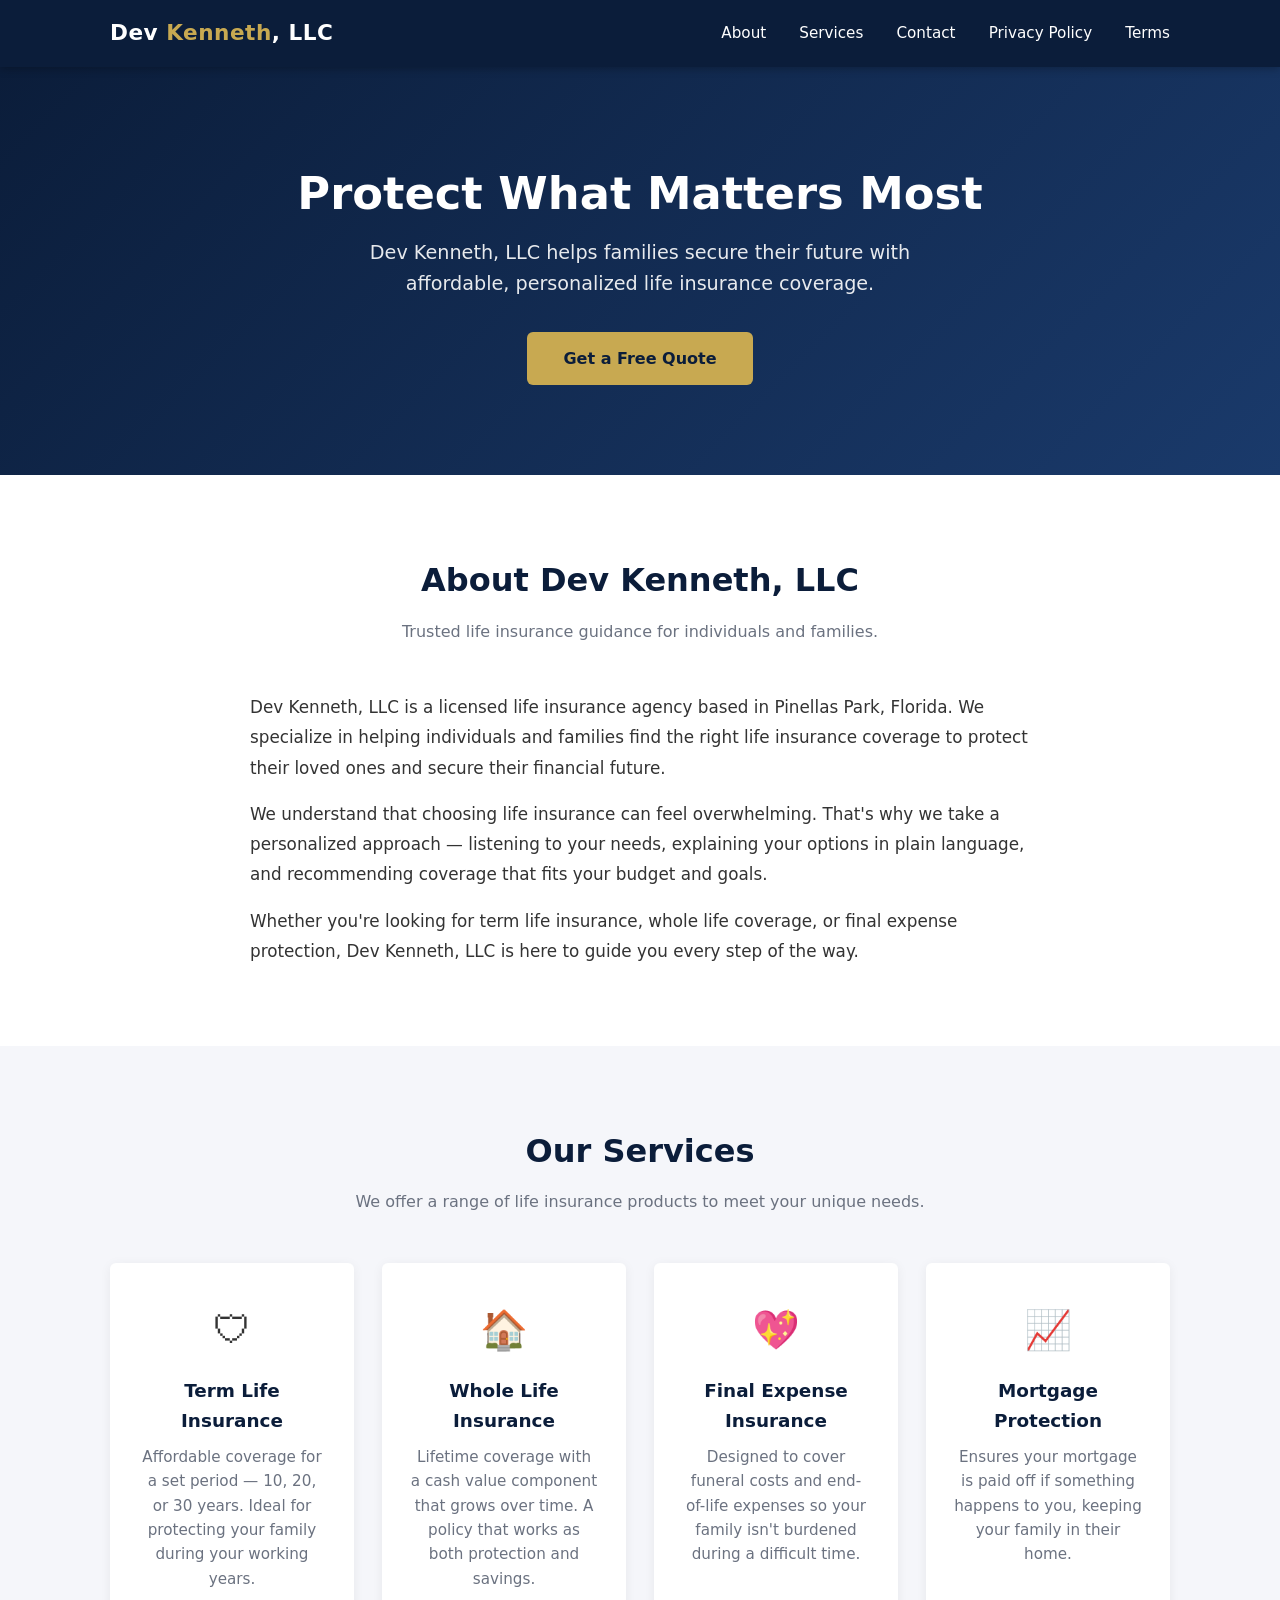
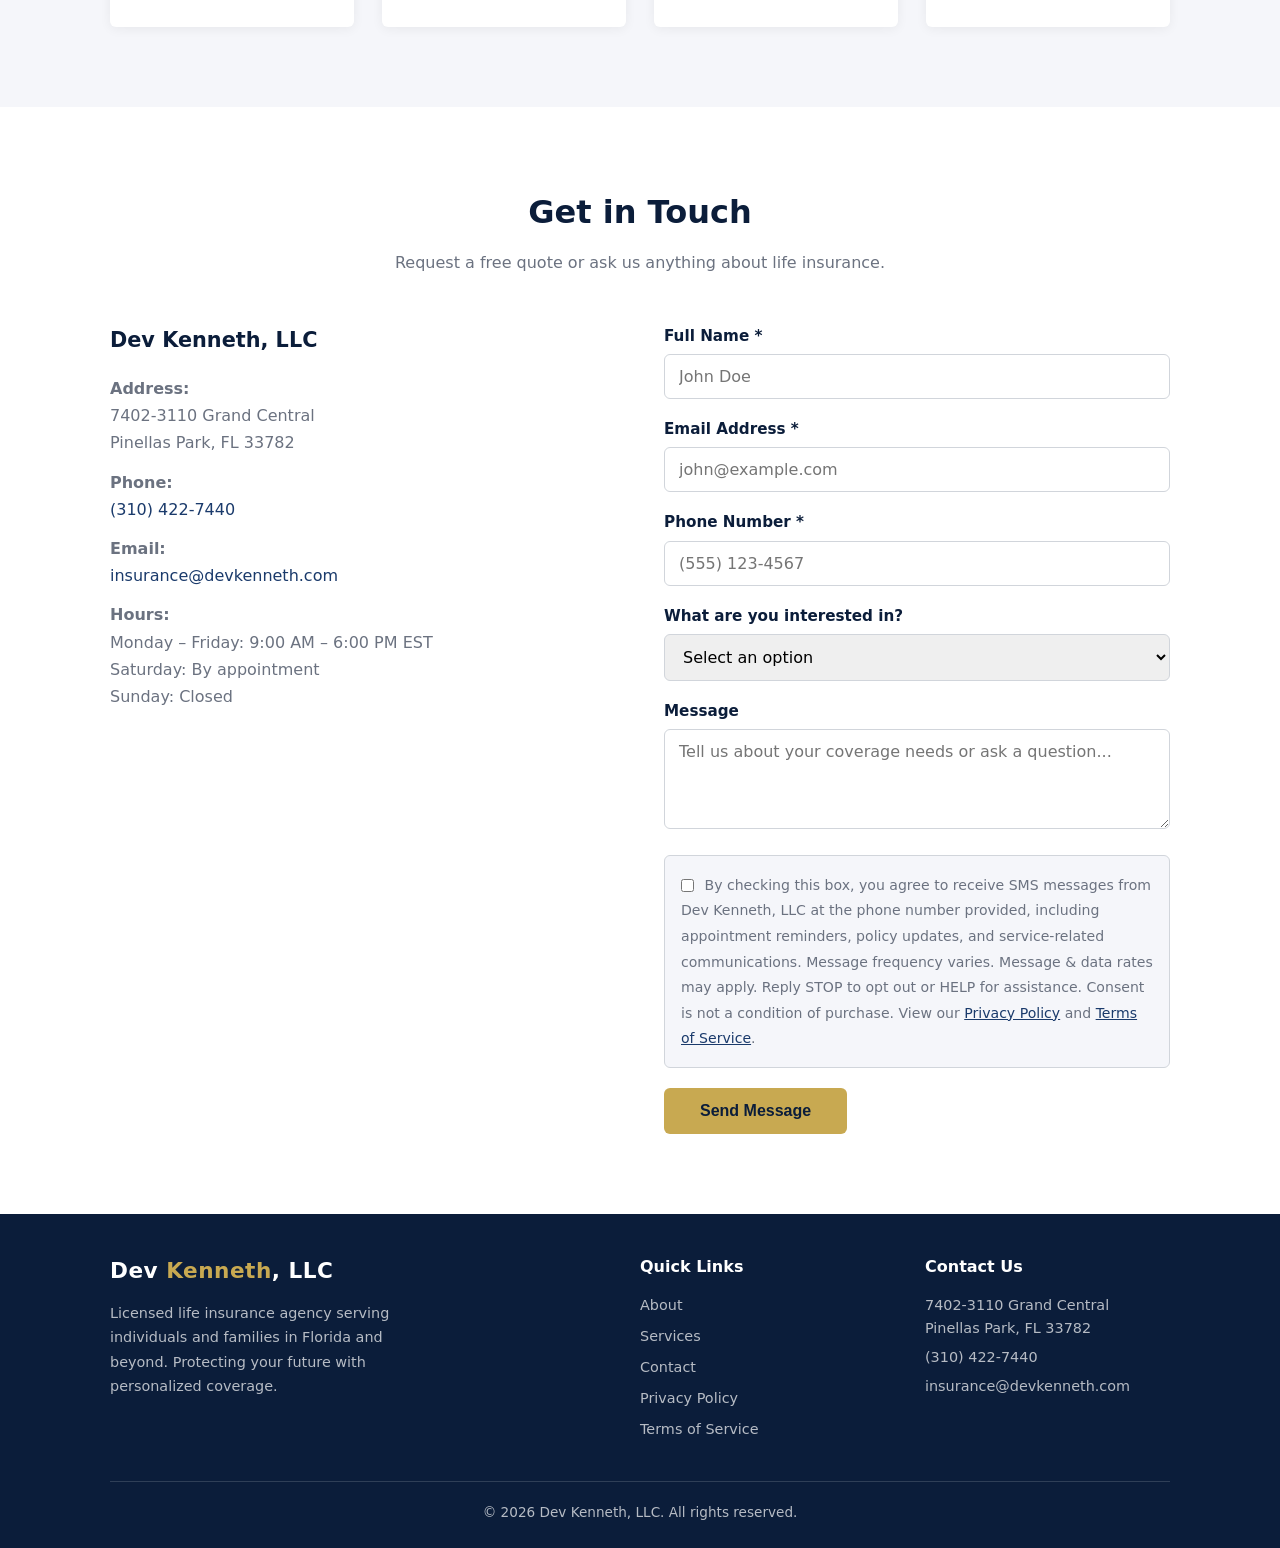
<file: index.html>
<!DOCTYPE html>
<html lang="en">
<head>
  <meta charset="UTF-8">
  <meta name="viewport" content="width=device-width, initial-scale=1.0">
  <title>Dev Kenneth, LLC — Life Insurance You Can Trust</title>
  <meta name="description" content="Dev Kenneth, LLC provides affordable life insurance solutions including term life, whole life, and final expense coverage in Pinellas Park, FL.">
  <link rel="stylesheet" href="styles.css">
</head>
<body>

  <!-- ===== Header ===== -->
  <header>
    <div class="container">
      <div class="logo">Dev <span>Kenneth</span>, LLC</div>
      <button class="mobile-toggle" aria-label="Toggle navigation" onclick="document.querySelector('nav').classList.toggle('open')">&#9776;</button>
      <nav>
        <a href="#about">About</a>
        <a href="#services">Services</a>
        <a href="#contact">Contact</a>
        <a href="privacy.html">Privacy Policy</a>
        <a href="terms.html">Terms</a>
      </nav>
    </div>
  </header>

  <!-- ===== Hero ===== -->
  <section class="hero">
    <div class="container">
      <h1>Protect What Matters Most</h1>
      <p>Dev Kenneth, LLC helps families secure their future with affordable, personalized life insurance coverage.</p>
      <a href="#contact" class="btn">Get a Free Quote</a>
    </div>
  </section>

  <!-- ===== About ===== -->
  <section id="about">
    <div class="container">
      <h2 class="section-title">About Dev Kenneth, LLC</h2>
      <p class="section-subtitle">Trusted life insurance guidance for individuals and families.</p>
      <div class="about-content">
        <p>Dev Kenneth, LLC is a licensed life insurance agency based in Pinellas Park, Florida. We specialize in helping individuals and families find the right life insurance coverage to protect their loved ones and secure their financial future.</p>
        <p>We understand that choosing life insurance can feel overwhelming. That's why we take a personalized approach — listening to your needs, explaining your options in plain language, and recommending coverage that fits your budget and goals.</p>
        <p>Whether you're looking for term life insurance, whole life coverage, or final expense protection, Dev Kenneth, LLC is here to guide you every step of the way.</p>
      </div>
    </div>
  </section>

  <!-- ===== Services ===== -->
  <section id="services" class="services-section">
    <div class="container">
      <h2 class="section-title">Our Services</h2>
      <p class="section-subtitle">We offer a range of life insurance products to meet your unique needs.</p>
      <div class="services-grid">

        <div class="service-card">
          <div class="service-icon">&#128737;</div>
          <h3>Term Life Insurance</h3>
          <p>Affordable coverage for a set period — 10, 20, or 30 years. Ideal for protecting your family during your working years.</p>
        </div>

        <div class="service-card">
          <div class="service-icon">&#127968;</div>
          <h3>Whole Life Insurance</h3>
          <p>Lifetime coverage with a cash value component that grows over time. A policy that works as both protection and savings.</p>
        </div>

        <div class="service-card">
          <div class="service-icon">&#128150;</div>
          <h3>Final Expense Insurance</h3>
          <p>Designed to cover funeral costs and end-of-life expenses so your family isn't burdened during a difficult time.</p>
        </div>

        <div class="service-card">
          <div class="service-icon">&#128200;</div>
          <h3>Mortgage Protection</h3>
          <p>Ensures your mortgage is paid off if something happens to you, keeping your family in their home.</p>
        </div>

      </div>
    </div>
  </section>

  <!-- ===== Contact ===== -->
  <section id="contact" class="contact-section">
    <div class="container">
      <h2 class="section-title">Get in Touch</h2>
      <p class="section-subtitle">Request a free quote or ask us anything about life insurance.</p>
      <div class="contact-grid">

        <!-- Contact Info -->
        <div class="contact-info">
          <h3>Dev Kenneth, LLC</h3>
          <p><strong>Address:</strong><br>7402-3110 Grand Central<br>Pinellas Park, FL 33782</p>
          <p><strong>Phone:</strong><br><a href="tel:+13104227440">(310) 422-7440</a></p>
          <p><strong>Email:</strong><br><a href="mailto:insurance@devkenneth.com">insurance@devkenneth.com</a></p>
          <p><strong>Hours:</strong><br>Monday – Friday: 9:00 AM – 6:00 PM EST<br>Saturday: By appointment<br>Sunday: Closed</p>
        </div>

        <!-- Contact Form -->
        <form class="contact-form" action="https://formsubmit.co/insurance@devkenneth.com" method="POST">
          <!-- FormSubmit config -->
          <input type="hidden" name="_subject" value="New Quote Request — Dev Kenneth, LLC">
          <input type="hidden" name="_captcha" value="true">
          <input type="hidden" name="_next" value="">
          <input type="text" name="_honey" style="display:none">

          <label for="name">Full Name *</label>
          <input type="text" id="name" name="name" required placeholder="John Doe">

          <label for="email">Email Address *</label>
          <input type="email" id="email" name="email" required placeholder="john@example.com">

          <label for="phone">Phone Number *</label>
          <input type="tel" id="phone" name="phone" required placeholder="(555) 123-4567">

          <label for="interest">What are you interested in?</label>
          <select id="interest" name="interest">
            <option value="">Select an option</option>
            <option value="Term Life Insurance">Term Life Insurance</option>
            <option value="Whole Life Insurance">Whole Life Insurance</option>
            <option value="Final Expense Insurance">Final Expense Insurance</option>
            <option value="Mortgage Protection">Mortgage Protection</option>
            <option value="Not Sure - Need Guidance">Not Sure — Need Guidance</option>
          </select>

          <label for="message">Message</label>
          <textarea id="message" name="message" placeholder="Tell us about your coverage needs or ask a question..."></textarea>

          <!-- SMS Opt-In (unchecked, optional) -->
          <div class="sms-consent">
            <label>
              <input type="checkbox" name="sms_consent" value="yes">
              By checking this box, you agree to receive SMS messages from Dev Kenneth, LLC at the phone number provided, including appointment reminders, policy updates, and service-related communications. Message frequency varies. Message &amp; data rates may apply. Reply STOP to opt out or HELP for assistance. Consent is not a condition of purchase. View our <a href="privacy.html" target="_blank">Privacy Policy</a> and <a href="terms.html" target="_blank">Terms of Service</a>.
            </label>
          </div>

          <button type="submit" class="btn">Send Message</button>
        </form>

      </div>
    </div>
  </section>

  <!-- ===== Footer ===== -->
  <footer>
    <div class="container">
      <div class="footer-grid">

        <div class="footer-brand">
          <div class="logo">Dev <span>Kenneth</span>, LLC</div>
          <p>Licensed life insurance agency serving individuals and families in Florida and beyond. Protecting your future with personalized coverage.</p>
        </div>

        <div class="footer-links">
          <h4>Quick Links</h4>
          <a href="#about">About</a>
          <a href="#services">Services</a>
          <a href="#contact">Contact</a>
          <a href="privacy.html">Privacy Policy</a>
          <a href="terms.html">Terms of Service</a>
        </div>

        <div class="footer-contact">
          <h4>Contact Us</h4>
          <p>7402-3110 Grand Central<br>Pinellas Park, FL 33782</p>
          <p><a href="tel:+13104227440">(310) 422-7440</a></p>
          <p><a href="mailto:insurance@devkenneth.com">insurance@devkenneth.com</a></p>
        </div>

      </div>

      <div class="footer-bottom">
        &copy; 2026 Dev Kenneth, LLC. All rights reserved.
      </div>
    </div>
  </footer>

</body>
</html>
</file>
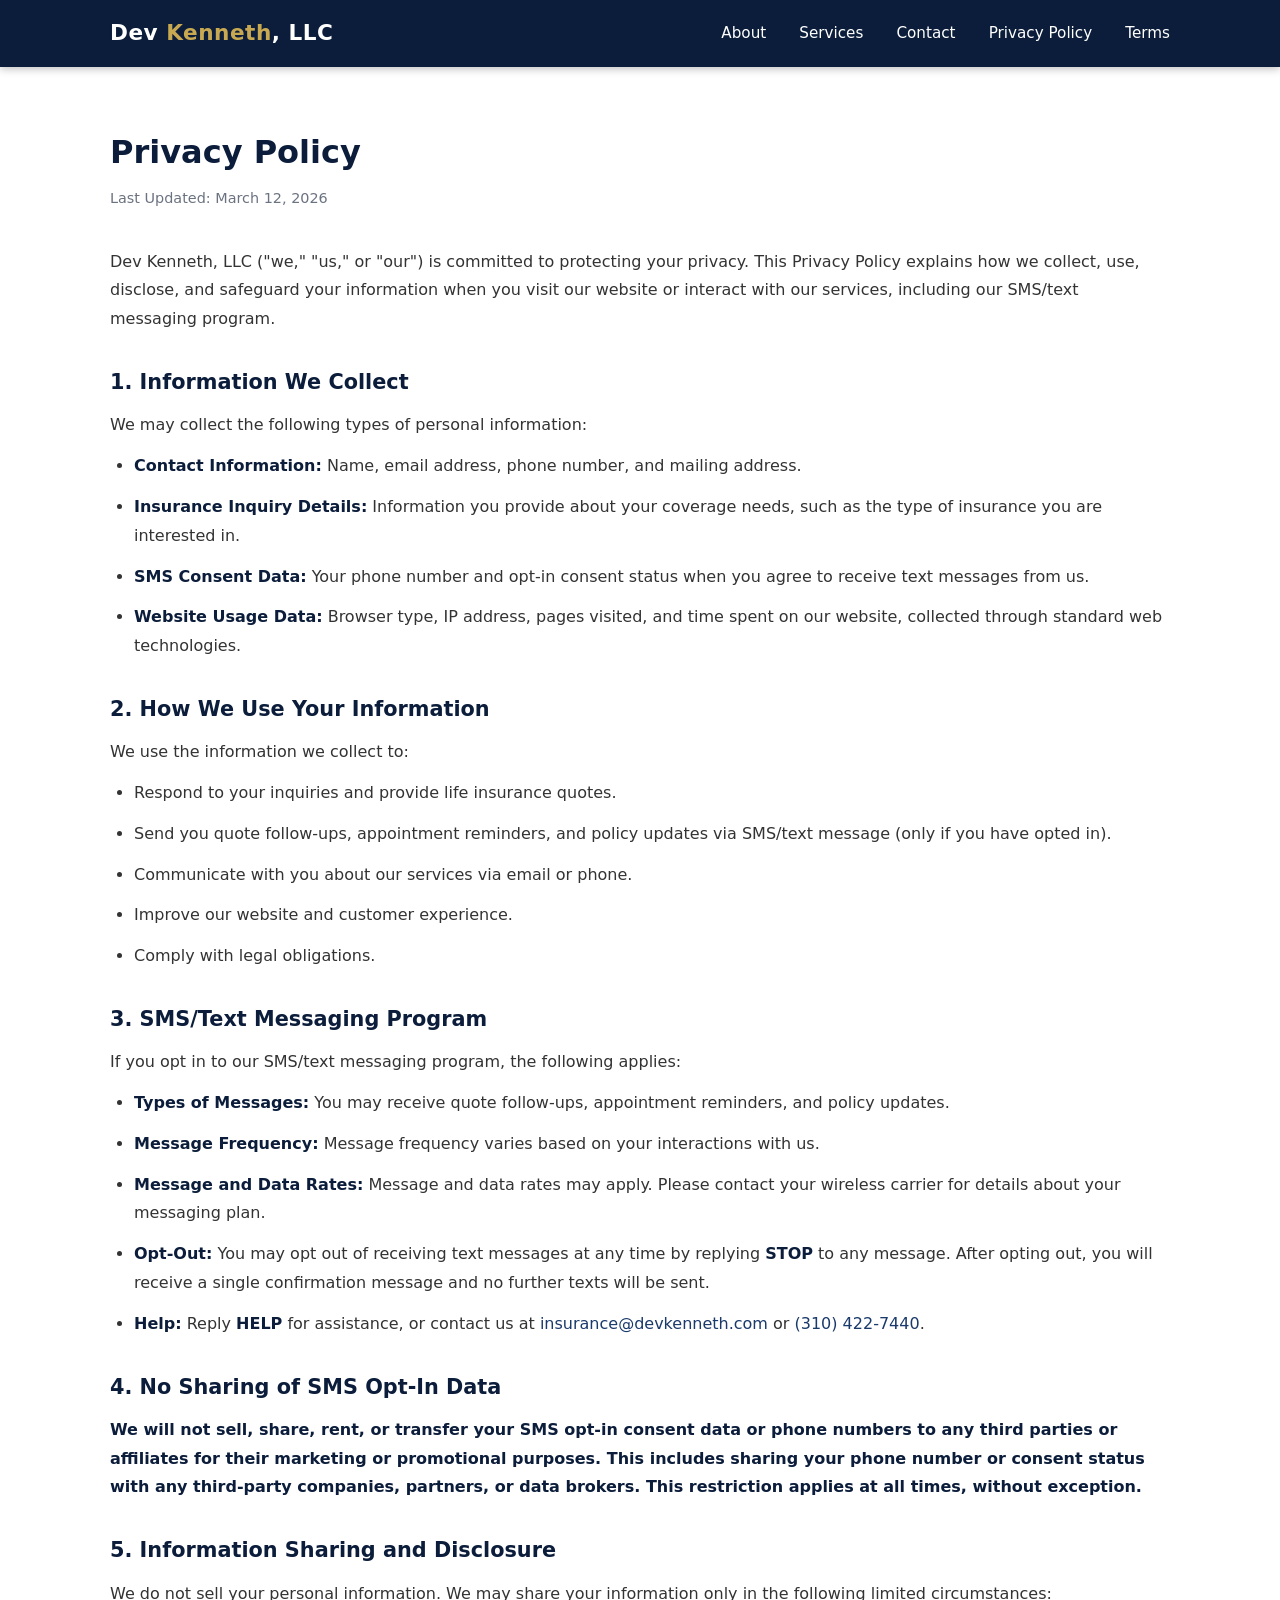
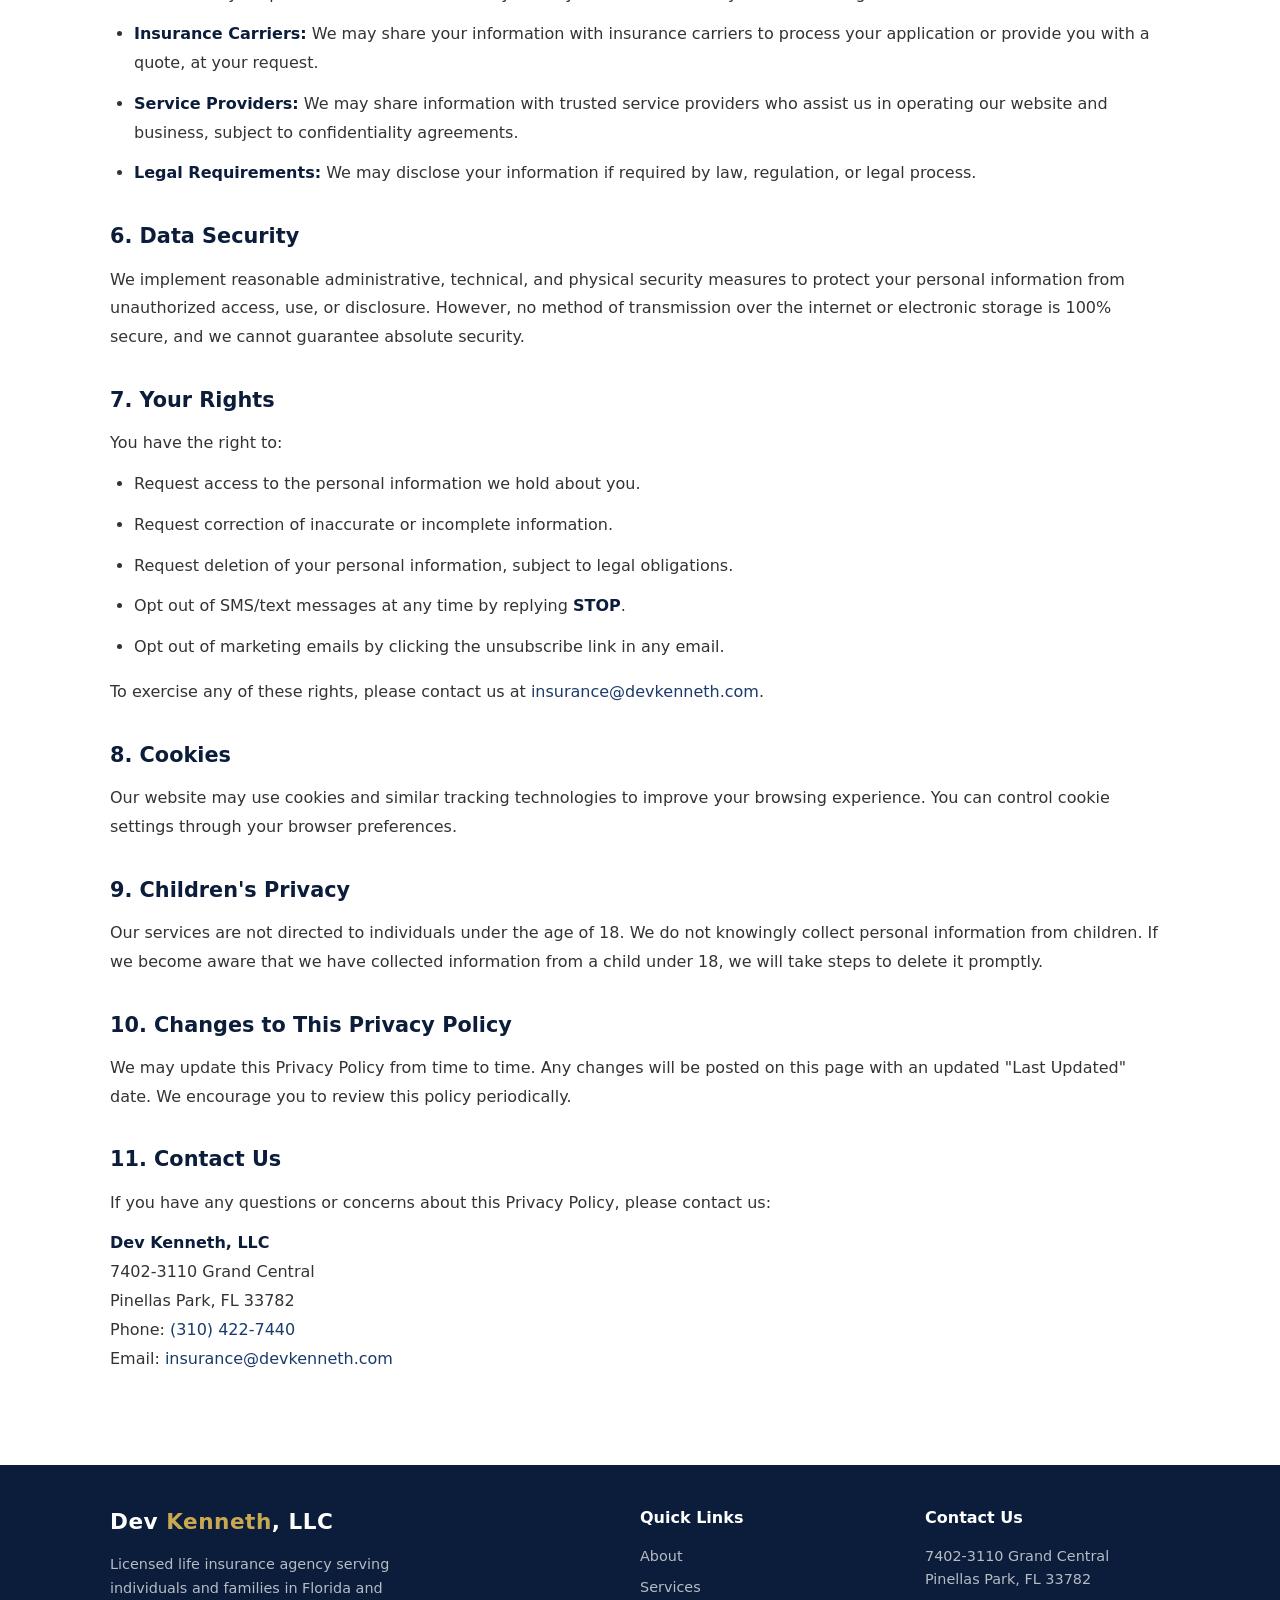
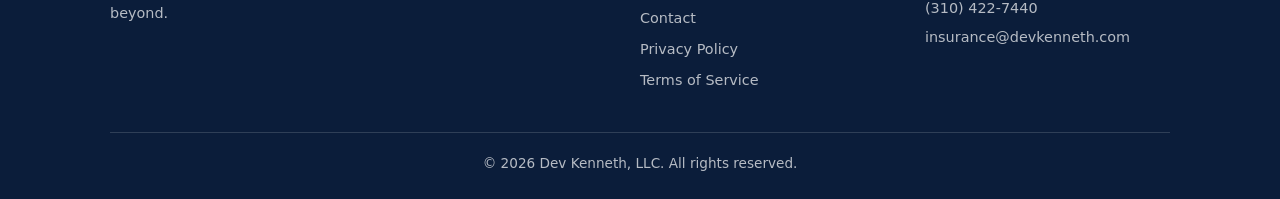
<file: privacy.html>
<!DOCTYPE html>
<html lang="en">
<head>
  <meta charset="UTF-8">
  <meta name="viewport" content="width=device-width, initial-scale=1.0">
  <title>Privacy Policy — Dev Kenneth, LLC</title>
  <meta name="description" content="Privacy Policy for Dev Kenneth, LLC. Learn how we collect, use, and protect your personal information including SMS messaging data.">
  <link rel="stylesheet" href="styles.css">
</head>
<body>

  <!-- ===== Header ===== -->
  <header>
    <div class="container">
      <div class="logo"><a href="index.html" style="color:inherit;text-decoration:none">Dev <span>Kenneth</span>, LLC</a></div>
      <button class="mobile-toggle" aria-label="Toggle navigation" onclick="document.querySelector('nav').classList.toggle('open')">&#9776;</button>
      <nav>
        <a href="index.html#about">About</a>
        <a href="index.html#services">Services</a>
        <a href="index.html#contact">Contact</a>
        <a href="privacy.html">Privacy Policy</a>
        <a href="terms.html">Terms</a>
      </nav>
    </div>
  </header>

  <!-- ===== Privacy Policy ===== -->
  <div class="legal-page">
    <div class="container">
      <h1>Privacy Policy</h1>
      <p class="last-updated">Last Updated: March 12, 2026</p>

      <p>Dev Kenneth, LLC ("we," "us," or "our") is committed to protecting your privacy. This Privacy Policy explains how we collect, use, disclose, and safeguard your information when you visit our website or interact with our services, including our SMS/text messaging program.</p>

      <h2>1. Information We Collect</h2>
      <p>We may collect the following types of personal information:</p>
      <ul>
        <li><strong>Contact Information:</strong> Name, email address, phone number, and mailing address.</li>
        <li><strong>Insurance Inquiry Details:</strong> Information you provide about your coverage needs, such as the type of insurance you are interested in.</li>
        <li><strong>SMS Consent Data:</strong> Your phone number and opt-in consent status when you agree to receive text messages from us.</li>
        <li><strong>Website Usage Data:</strong> Browser type, IP address, pages visited, and time spent on our website, collected through standard web technologies.</li>
      </ul>

      <h2>2. How We Use Your Information</h2>
      <p>We use the information we collect to:</p>
      <ul>
        <li>Respond to your inquiries and provide life insurance quotes.</li>
        <li>Send you quote follow-ups, appointment reminders, and policy updates via SMS/text message (only if you have opted in).</li>
        <li>Communicate with you about our services via email or phone.</li>
        <li>Improve our website and customer experience.</li>
        <li>Comply with legal obligations.</li>
      </ul>

      <h2>3. SMS/Text Messaging Program</h2>
      <p>If you opt in to our SMS/text messaging program, the following applies:</p>
      <ul>
        <li><strong>Types of Messages:</strong> You may receive quote follow-ups, appointment reminders, and policy updates.</li>
        <li><strong>Message Frequency:</strong> Message frequency varies based on your interactions with us.</li>
        <li><strong>Message and Data Rates:</strong> Message and data rates may apply. Please contact your wireless carrier for details about your messaging plan.</li>
        <li><strong>Opt-Out:</strong> You may opt out of receiving text messages at any time by replying <strong>STOP</strong> to any message. After opting out, you will receive a single confirmation message and no further texts will be sent.</li>
        <li><strong>Help:</strong> Reply <strong>HELP</strong> for assistance, or contact us at <a href="mailto:insurance@devkenneth.com">insurance@devkenneth.com</a> or <a href="tel:+13104227440">(310) 422-7440</a>.</li>
      </ul>

      <h2>4. No Sharing of SMS Opt-In Data</h2>
      <p><strong>We will not sell, share, rent, or transfer your SMS opt-in consent data or phone numbers to any third parties or affiliates for their marketing or promotional purposes. This includes sharing your phone number or consent status with any third-party companies, partners, or data brokers. This restriction applies at all times, without exception.</strong></p>

      <h2>5. Information Sharing and Disclosure</h2>
      <p>We do not sell your personal information. We may share your information only in the following limited circumstances:</p>
      <ul>
        <li><strong>Insurance Carriers:</strong> We may share your information with insurance carriers to process your application or provide you with a quote, at your request.</li>
        <li><strong>Service Providers:</strong> We may share information with trusted service providers who assist us in operating our website and business, subject to confidentiality agreements.</li>
        <li><strong>Legal Requirements:</strong> We may disclose your information if required by law, regulation, or legal process.</li>
      </ul>

      <h2>6. Data Security</h2>
      <p>We implement reasonable administrative, technical, and physical security measures to protect your personal information from unauthorized access, use, or disclosure. However, no method of transmission over the internet or electronic storage is 100% secure, and we cannot guarantee absolute security.</p>

      <h2>7. Your Rights</h2>
      <p>You have the right to:</p>
      <ul>
        <li>Request access to the personal information we hold about you.</li>
        <li>Request correction of inaccurate or incomplete information.</li>
        <li>Request deletion of your personal information, subject to legal obligations.</li>
        <li>Opt out of SMS/text messages at any time by replying <strong>STOP</strong>.</li>
        <li>Opt out of marketing emails by clicking the unsubscribe link in any email.</li>
      </ul>
      <p>To exercise any of these rights, please contact us at <a href="mailto:insurance@devkenneth.com">insurance@devkenneth.com</a>.</p>

      <h2>8. Cookies</h2>
      <p>Our website may use cookies and similar tracking technologies to improve your browsing experience. You can control cookie settings through your browser preferences.</p>

      <h2>9. Children's Privacy</h2>
      <p>Our services are not directed to individuals under the age of 18. We do not knowingly collect personal information from children. If we become aware that we have collected information from a child under 18, we will take steps to delete it promptly.</p>

      <h2>10. Changes to This Privacy Policy</h2>
      <p>We may update this Privacy Policy from time to time. Any changes will be posted on this page with an updated "Last Updated" date. We encourage you to review this policy periodically.</p>

      <h2>11. Contact Us</h2>
      <p>If you have any questions or concerns about this Privacy Policy, please contact us:</p>
      <p>
        <strong>Dev Kenneth, LLC</strong><br>
        7402-3110 Grand Central<br>
        Pinellas Park, FL 33782<br>
        Phone: <a href="tel:+13104227440">(310) 422-7440</a><br>
        Email: <a href="mailto:insurance@devkenneth.com">insurance@devkenneth.com</a>
      </p>
    </div>
  </div>

  <!-- ===== Footer ===== -->
  <footer>
    <div class="container">
      <div class="footer-grid">
        <div class="footer-brand">
          <div class="logo"><a href="index.html" style="color:inherit;text-decoration:none">Dev <span>Kenneth</span>, LLC</a></div>
          <p>Licensed life insurance agency serving individuals and families in Florida and beyond.</p>
        </div>
        <div class="footer-links">
          <h4>Quick Links</h4>
          <a href="index.html#about">About</a>
          <a href="index.html#services">Services</a>
          <a href="index.html#contact">Contact</a>
          <a href="privacy.html">Privacy Policy</a>
          <a href="terms.html">Terms of Service</a>
        </div>
        <div class="footer-contact">
          <h4>Contact Us</h4>
          <p>7402-3110 Grand Central<br>Pinellas Park, FL 33782</p>
          <p><a href="tel:+13104227440">(310) 422-7440</a></p>
          <p><a href="mailto:insurance@devkenneth.com">insurance@devkenneth.com</a></p>
        </div>
      </div>
      <div class="footer-bottom">
        &copy; 2026 Dev Kenneth, LLC. All rights reserved.
      </div>
    </div>
  </footer>

</body>
</html>
</file>
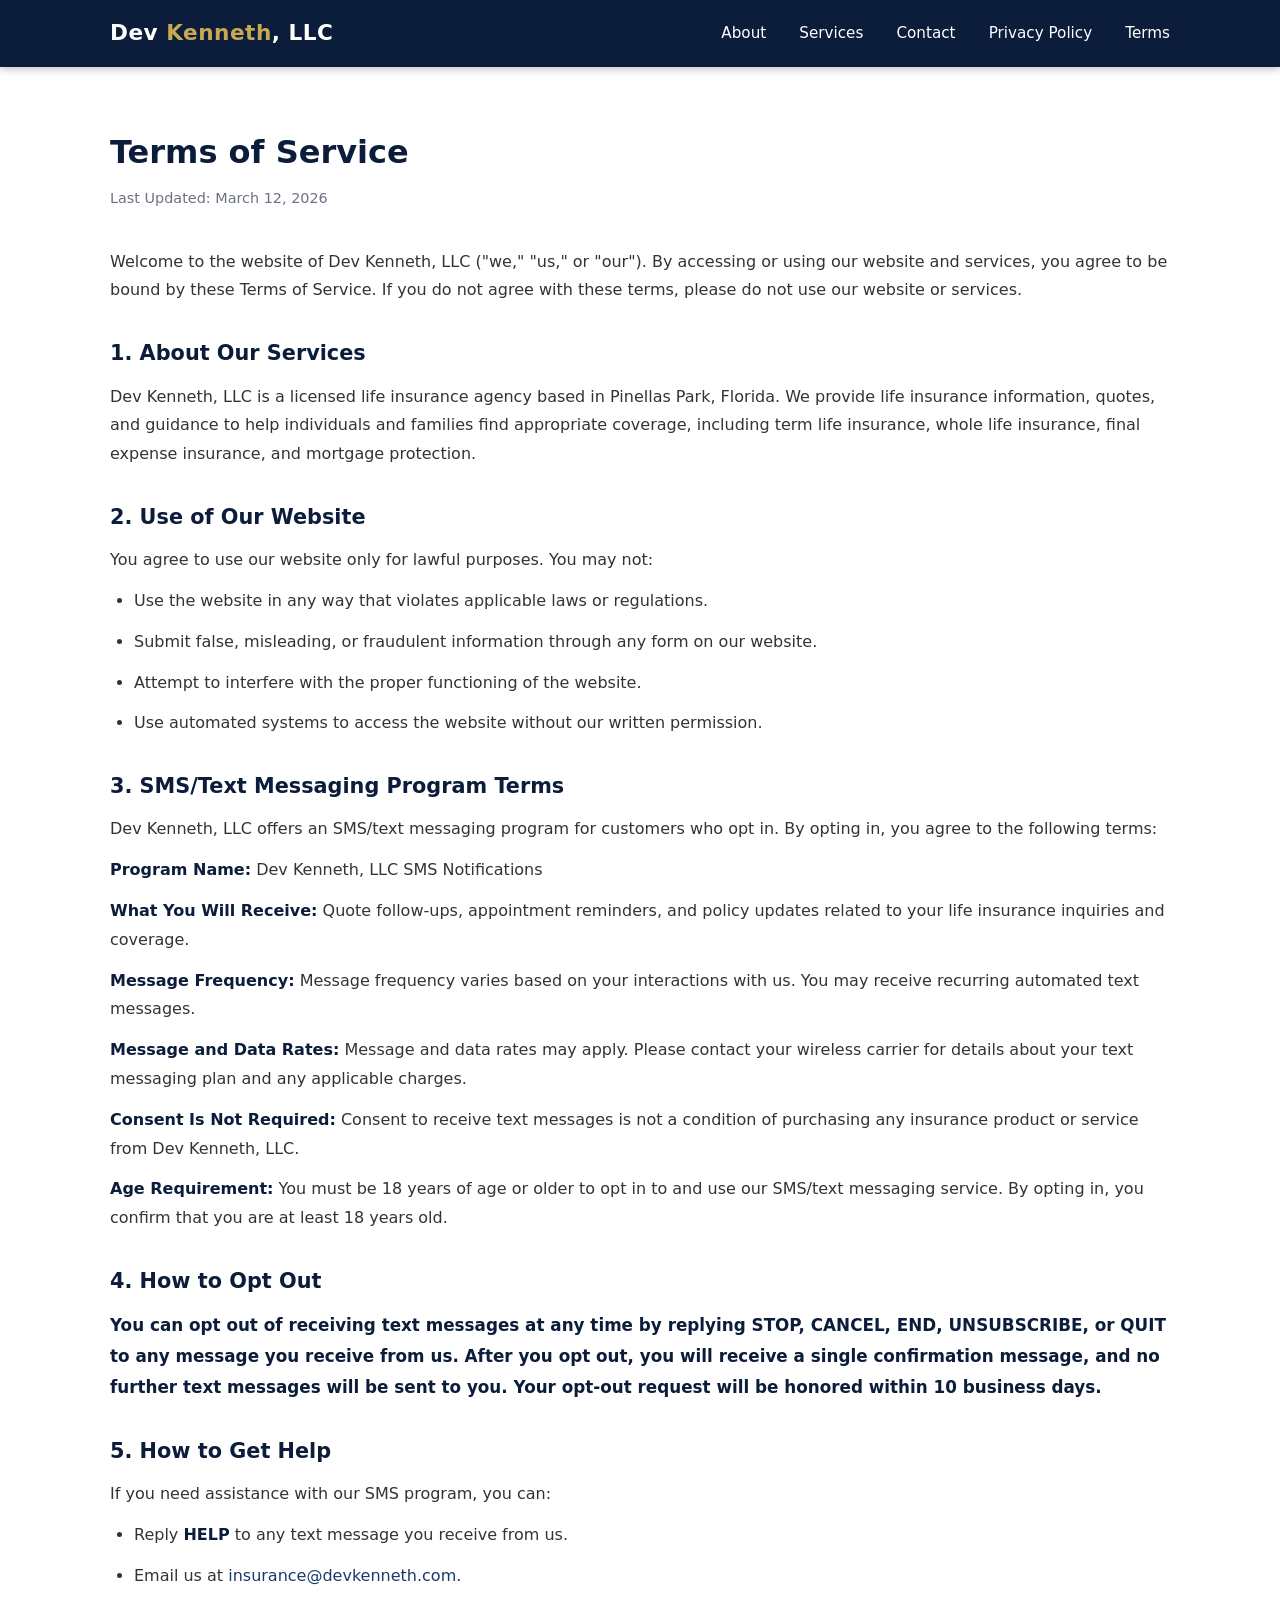
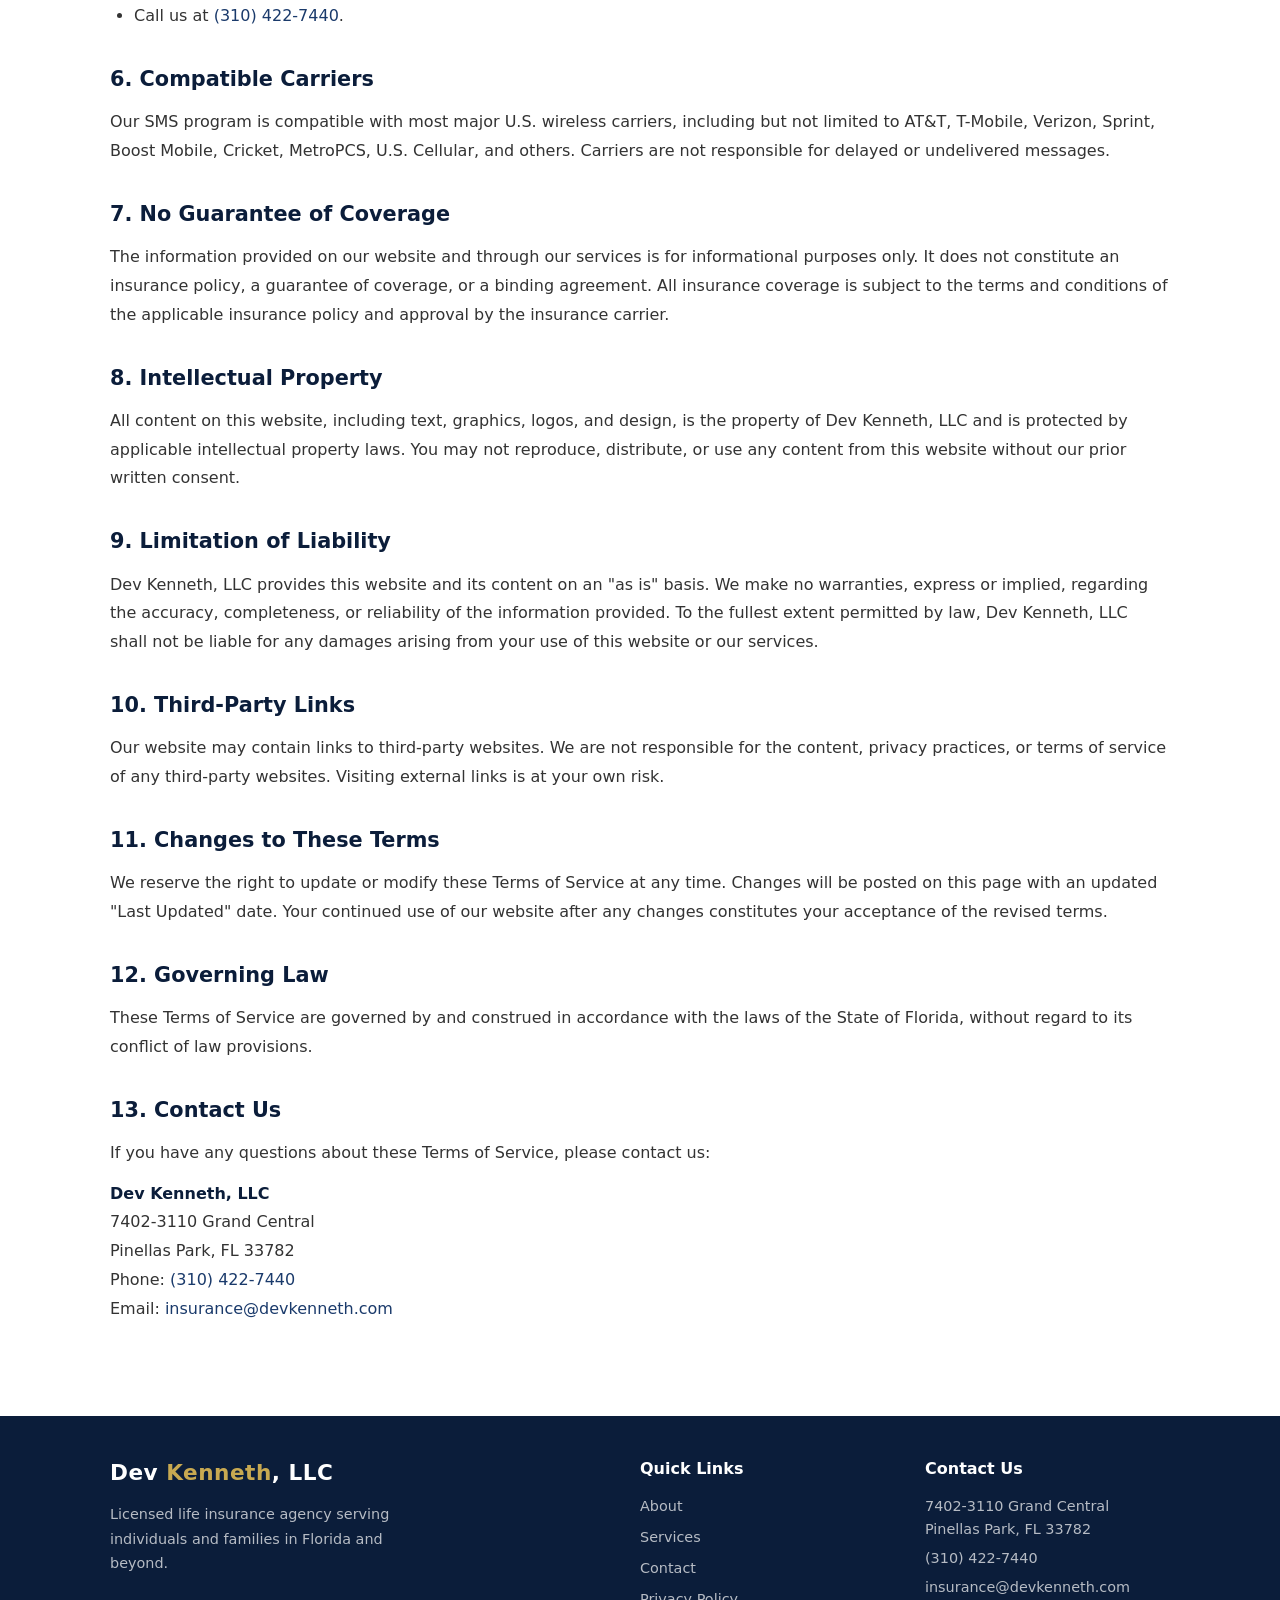
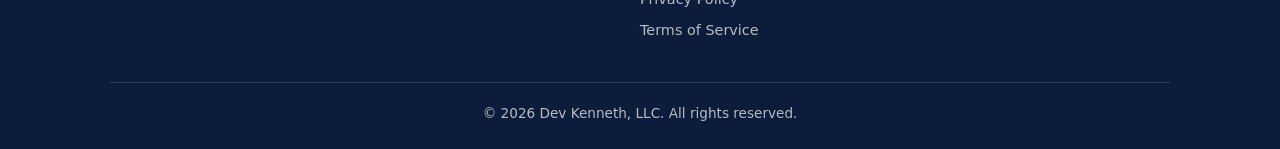
<file: terms.html>
<!DOCTYPE html>
<html lang="en">
<head>
  <meta charset="UTF-8">
  <meta name="viewport" content="width=device-width, initial-scale=1.0">
  <title>Terms of Service — Dev Kenneth, LLC</title>
  <meta name="description" content="Terms of Service for Dev Kenneth, LLC, including SMS/text messaging program terms and conditions.">
  <link rel="stylesheet" href="styles.css">
</head>
<body>

  <!-- ===== Header ===== -->
  <header>
    <div class="container">
      <div class="logo"><a href="index.html" style="color:inherit;text-decoration:none">Dev <span>Kenneth</span>, LLC</a></div>
      <button class="mobile-toggle" aria-label="Toggle navigation" onclick="document.querySelector('nav').classList.toggle('open')">&#9776;</button>
      <nav>
        <a href="index.html#about">About</a>
        <a href="index.html#services">Services</a>
        <a href="index.html#contact">Contact</a>
        <a href="privacy.html">Privacy Policy</a>
        <a href="terms.html">Terms</a>
      </nav>
    </div>
  </header>

  <!-- ===== Terms of Service ===== -->
  <div class="legal-page">
    <div class="container">
      <h1>Terms of Service</h1>
      <p class="last-updated">Last Updated: March 12, 2026</p>

      <p>Welcome to the website of Dev Kenneth, LLC ("we," "us," or "our"). By accessing or using our website and services, you agree to be bound by these Terms of Service. If you do not agree with these terms, please do not use our website or services.</p>

      <h2>1. About Our Services</h2>
      <p>Dev Kenneth, LLC is a licensed life insurance agency based in Pinellas Park, Florida. We provide life insurance information, quotes, and guidance to help individuals and families find appropriate coverage, including term life insurance, whole life insurance, final expense insurance, and mortgage protection.</p>

      <h2>2. Use of Our Website</h2>
      <p>You agree to use our website only for lawful purposes. You may not:</p>
      <ul>
        <li>Use the website in any way that violates applicable laws or regulations.</li>
        <li>Submit false, misleading, or fraudulent information through any form on our website.</li>
        <li>Attempt to interfere with the proper functioning of the website.</li>
        <li>Use automated systems to access the website without our written permission.</li>
      </ul>

      <h2>3. SMS/Text Messaging Program Terms</h2>
      <p>Dev Kenneth, LLC offers an SMS/text messaging program for customers who opt in. By opting in, you agree to the following terms:</p>

      <p><strong>Program Name:</strong> Dev Kenneth, LLC SMS Notifications</p>
      <p><strong>What You Will Receive:</strong> Quote follow-ups, appointment reminders, and policy updates related to your life insurance inquiries and coverage.</p>
      <p><strong>Message Frequency:</strong> Message frequency varies based on your interactions with us. You may receive recurring automated text messages.</p>
      <p><strong>Message and Data Rates:</strong> Message and data rates may apply. Please contact your wireless carrier for details about your text messaging plan and any applicable charges.</p>
      <p><strong>Consent Is Not Required:</strong> Consent to receive text messages is not a condition of purchasing any insurance product or service from Dev Kenneth, LLC.</p>
      <p><strong>Age Requirement:</strong> You must be 18 years of age or older to opt in to and use our SMS/text messaging service. By opting in, you confirm that you are at least 18 years old.</p>

      <h2>4. How to Opt Out</h2>
      <p><strong style="font-size:1.05rem;">You can opt out of receiving text messages at any time by replying STOP, CANCEL, END, UNSUBSCRIBE, or QUIT to any message you receive from us. After you opt out, you will receive a single confirmation message, and no further text messages will be sent to you. Your opt-out request will be honored within 10 business days.</strong></p>

      <h2>5. How to Get Help</h2>
      <p>If you need assistance with our SMS program, you can:</p>
      <ul>
        <li>Reply <strong>HELP</strong> to any text message you receive from us.</li>
        <li>Email us at <a href="mailto:insurance@devkenneth.com">insurance@devkenneth.com</a>.</li>
        <li>Call us at <a href="tel:+13104227440">(310) 422-7440</a>.</li>
      </ul>

      <h2>6. Compatible Carriers</h2>
      <p>Our SMS program is compatible with most major U.S. wireless carriers, including but not limited to AT&T, T-Mobile, Verizon, Sprint, Boost Mobile, Cricket, MetroPCS, U.S. Cellular, and others. Carriers are not responsible for delayed or undelivered messages.</p>

      <h2>7. No Guarantee of Coverage</h2>
      <p>The information provided on our website and through our services is for informational purposes only. It does not constitute an insurance policy, a guarantee of coverage, or a binding agreement. All insurance coverage is subject to the terms and conditions of the applicable insurance policy and approval by the insurance carrier.</p>

      <h2>8. Intellectual Property</h2>
      <p>All content on this website, including text, graphics, logos, and design, is the property of Dev Kenneth, LLC and is protected by applicable intellectual property laws. You may not reproduce, distribute, or use any content from this website without our prior written consent.</p>

      <h2>9. Limitation of Liability</h2>
      <p>Dev Kenneth, LLC provides this website and its content on an "as is" basis. We make no warranties, express or implied, regarding the accuracy, completeness, or reliability of the information provided. To the fullest extent permitted by law, Dev Kenneth, LLC shall not be liable for any damages arising from your use of this website or our services.</p>

      <h2>10. Third-Party Links</h2>
      <p>Our website may contain links to third-party websites. We are not responsible for the content, privacy practices, or terms of service of any third-party websites. Visiting external links is at your own risk.</p>

      <h2>11. Changes to These Terms</h2>
      <p>We reserve the right to update or modify these Terms of Service at any time. Changes will be posted on this page with an updated "Last Updated" date. Your continued use of our website after any changes constitutes your acceptance of the revised terms.</p>

      <h2>12. Governing Law</h2>
      <p>These Terms of Service are governed by and construed in accordance with the laws of the State of Florida, without regard to its conflict of law provisions.</p>

      <h2>13. Contact Us</h2>
      <p>If you have any questions about these Terms of Service, please contact us:</p>
      <p>
        <strong>Dev Kenneth, LLC</strong><br>
        7402-3110 Grand Central<br>
        Pinellas Park, FL 33782<br>
        Phone: <a href="tel:+13104227440">(310) 422-7440</a><br>
        Email: <a href="mailto:insurance@devkenneth.com">insurance@devkenneth.com</a>
      </p>
    </div>
  </div>

  <!-- ===== Footer ===== -->
  <footer>
    <div class="container">
      <div class="footer-grid">
        <div class="footer-brand">
          <div class="logo"><a href="index.html" style="color:inherit;text-decoration:none">Dev <span>Kenneth</span>, LLC</a></div>
          <p>Licensed life insurance agency serving individuals and families in Florida and beyond.</p>
        </div>
        <div class="footer-links">
          <h4>Quick Links</h4>
          <a href="index.html#about">About</a>
          <a href="index.html#services">Services</a>
          <a href="index.html#contact">Contact</a>
          <a href="privacy.html">Privacy Policy</a>
          <a href="terms.html">Terms of Service</a>
        </div>
        <div class="footer-contact">
          <h4>Contact Us</h4>
          <p>7402-3110 Grand Central<br>Pinellas Park, FL 33782</p>
          <p><a href="tel:+13104227440">(310) 422-7440</a></p>
          <p><a href="mailto:insurance@devkenneth.com">insurance@devkenneth.com</a></p>
        </div>
      </div>
      <div class="footer-bottom">
        &copy; 2026 Dev Kenneth, LLC. All rights reserved.
      </div>
    </div>
  </footer>

</body>
</html>
</file>
<file: styles.css>
/* ===== Reset & Base ===== */
*, *::before, *::after { box-sizing: border-box; margin: 0; padding: 0; }

:root {
  --navy:   #0b1d3a;
  --blue:   #1a3a6b;
  --gold:   #c8a951;
  --light:  #f5f6fa;
  --white:  #ffffff;
  --text:   #333333;
  --gray:   #6b7280;
  --radius: 6px;
}

html { scroll-behavior: smooth; }

body {
  font-family: 'Segoe UI', system-ui, -apple-system, sans-serif;
  color: var(--text);
  line-height: 1.6;
  background: var(--white);
}

a { color: var(--blue); text-decoration: none; }
a:hover { color: var(--gold); }

img { max-width: 100%; display: block; }

.container {
  max-width: 1100px;
  margin: 0 auto;
  padding: 0 20px;
}

/* ===== Header / Nav ===== */
header {
  background: var(--navy);
  padding: 16px 0;
  position: sticky;
  top: 0;
  z-index: 100;
  box-shadow: 0 2px 8px rgba(0,0,0,.25);
}

header .container {
  display: flex;
  align-items: center;
  justify-content: space-between;
}

.logo {
  color: var(--white);
  font-size: 1.35rem;
  font-weight: 700;
  letter-spacing: .5px;
}

.logo span { color: var(--gold); }

nav a {
  color: var(--white);
  margin-left: 28px;
  font-size: .95rem;
  font-weight: 500;
  transition: color .2s;
}

nav a:hover { color: var(--gold); }

.mobile-toggle {
  display: none;
  background: none;
  border: none;
  color: var(--white);
  font-size: 1.5rem;
  cursor: pointer;
}

/* ===== Hero ===== */
.hero {
  background: linear-gradient(135deg, var(--navy) 0%, var(--blue) 100%);
  color: var(--white);
  padding: 100px 0 90px;
  text-align: center;
}

.hero h1 {
  font-size: 2.8rem;
  margin-bottom: 18px;
  line-height: 1.2;
}

.hero p {
  font-size: 1.2rem;
  max-width: 600px;
  margin: 0 auto 32px;
  opacity: .9;
}

.btn {
  display: inline-block;
  background: var(--gold);
  color: var(--navy);
  padding: 14px 36px;
  border-radius: var(--radius);
  font-weight: 700;
  font-size: 1rem;
  border: none;
  cursor: pointer;
  transition: background .2s, transform .15s;
}

.btn:hover {
  background: #b89740;
  transform: translateY(-1px);
  color: var(--navy);
}

/* ===== Section Shared ===== */
section { padding: 80px 0; }

.section-title {
  text-align: center;
  font-size: 2rem;
  color: var(--navy);
  margin-bottom: 12px;
}

.section-subtitle {
  text-align: center;
  color: var(--gray);
  max-width: 600px;
  margin: 0 auto 48px;
}

/* ===== About ===== */
.about-content {
  max-width: 780px;
  margin: 0 auto;
  font-size: 1.05rem;
  line-height: 1.8;
}

.about-content p + p { margin-top: 16px; }

/* ===== Services ===== */
.services-section { background: var(--light); }

.services-grid {
  display: grid;
  grid-template-columns: repeat(auto-fit, minmax(240px, 1fr));
  gap: 28px;
}

.service-card {
  background: var(--white);
  border-radius: var(--radius);
  padding: 36px 28px;
  text-align: center;
  box-shadow: 0 2px 12px rgba(0,0,0,.06);
  transition: transform .2s, box-shadow .2s;
}

.service-card:hover {
  transform: translateY(-4px);
  box-shadow: 0 6px 20px rgba(0,0,0,.1);
}

.service-icon {
  font-size: 2.4rem;
  margin-bottom: 16px;
}

.service-card h3 {
  color: var(--navy);
  margin-bottom: 10px;
  font-size: 1.15rem;
}

.service-card p {
  color: var(--gray);
  font-size: .95rem;
}

/* ===== Contact Form ===== */
.contact-section { background: var(--white); }

.contact-grid {
  display: grid;
  grid-template-columns: 1fr 1fr;
  gap: 48px;
  align-items: start;
}

.contact-info h3 {
  color: var(--navy);
  font-size: 1.3rem;
  margin-bottom: 18px;
}

.contact-info p {
  margin-bottom: 12px;
  color: var(--gray);
  line-height: 1.7;
}

.contact-info a { color: var(--blue); }

.contact-form label {
  display: block;
  font-weight: 600;
  margin-bottom: 6px;
  color: var(--navy);
  font-size: .95rem;
}

.contact-form input,
.contact-form textarea,
.contact-form select {
  width: 100%;
  padding: 12px 14px;
  border: 1px solid #d1d5db;
  border-radius: var(--radius);
  font-size: 1rem;
  font-family: inherit;
  margin-bottom: 18px;
  transition: border-color .2s;
}

.contact-form input:focus,
.contact-form textarea:focus,
.contact-form select:focus {
  outline: none;
  border-color: var(--blue);
}

.contact-form textarea { resize: vertical; min-height: 100px; }

/* SMS Consent Checkbox */
.sms-consent {
  background: var(--light);
  border: 1px solid #d1d5db;
  border-radius: var(--radius);
  padding: 16px;
  margin-bottom: 20px;
}

.sms-consent label {
  display: inline;
  font-weight: 400;
  font-size: .88rem;
  color: var(--gray);
  line-height: 1.6;
  margin-bottom: 0;
  cursor: pointer;
}

.sms-consent input[type="checkbox"] {
  width: auto;
  margin: 0 6px 0 0;
  vertical-align: middle;
  display: inline;
}

.sms-consent a {
  color: var(--blue);
  text-decoration: underline;
}

/* ===== Footer ===== */
footer {
  background: var(--navy);
  color: rgba(255,255,255,.7);
  padding: 40px 0 24px;
}

.footer-grid {
  display: grid;
  grid-template-columns: 2fr 1fr 1fr;
  gap: 40px;
  margin-bottom: 32px;
}

.footer-brand .logo { margin-bottom: 12px; display: inline-block; }

.footer-brand p {
  font-size: .9rem;
  line-height: 1.7;
  max-width: 320px;
}

footer h4 {
  color: var(--white);
  margin-bottom: 14px;
  font-size: 1rem;
}

.footer-links a {
  display: block;
  color: rgba(255,255,255,.7);
  margin-bottom: 8px;
  font-size: .9rem;
}

.footer-links a:hover { color: var(--gold); }

.footer-contact p {
  font-size: .9rem;
  margin-bottom: 6px;
}

.footer-contact a { color: rgba(255,255,255,.7); }
.footer-contact a:hover { color: var(--gold); }

.footer-bottom {
  border-top: 1px solid rgba(255,255,255,.15);
  padding-top: 20px;
  text-align: center;
  font-size: .85rem;
}

/* ===== Legal Pages (Privacy / Terms) ===== */
.legal-page {
  padding: 60px 0 80px;
}

.legal-page h1 {
  color: var(--navy);
  font-size: 2rem;
  margin-bottom: 8px;
}

.legal-page .last-updated {
  color: var(--gray);
  font-size: .9rem;
  margin-bottom: 36px;
}

.legal-page h2 {
  color: var(--navy);
  font-size: 1.3rem;
  margin: 32px 0 12px;
}

.legal-page p,
.legal-page li {
  color: var(--text);
  line-height: 1.8;
  margin-bottom: 12px;
}

.legal-page ul {
  padding-left: 24px;
  margin-bottom: 16px;
}

.legal-page strong { color: var(--navy); }

/* ===== Responsive ===== */
@media (max-width: 768px) {
  .mobile-toggle { display: block; }

  nav {
    display: none;
    position: absolute;
    top: 100%;
    left: 0;
    right: 0;
    background: var(--navy);
    padding: 16px 20px;
    flex-direction: column;
  }

  nav.open { display: flex; }

  nav a {
    margin: 0 0 12px;
    font-size: 1.05rem;
  }

  .hero { padding: 60px 0 50px; }
  .hero h1 { font-size: 2rem; }
  .hero p { font-size: 1rem; }

  .contact-grid { grid-template-columns: 1fr; }

  .footer-grid { grid-template-columns: 1fr; gap: 28px; }
}
</file>
